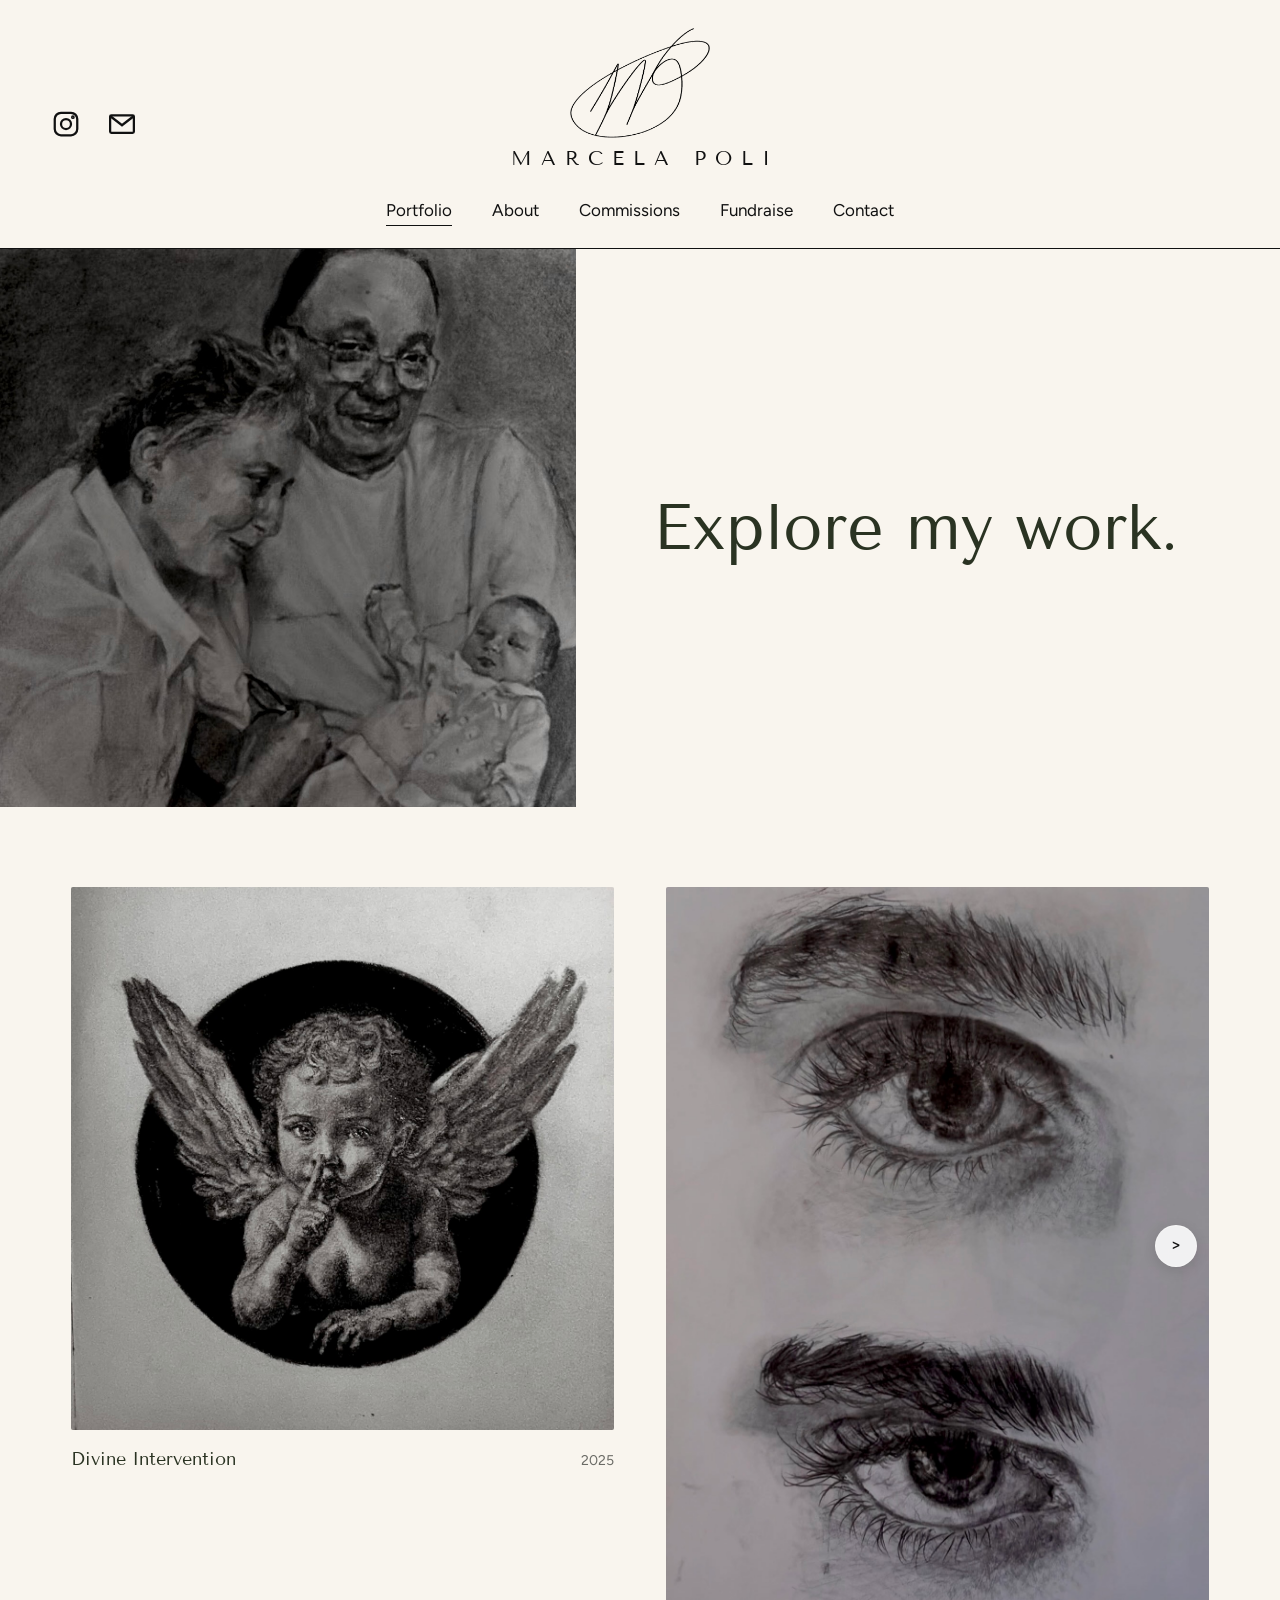
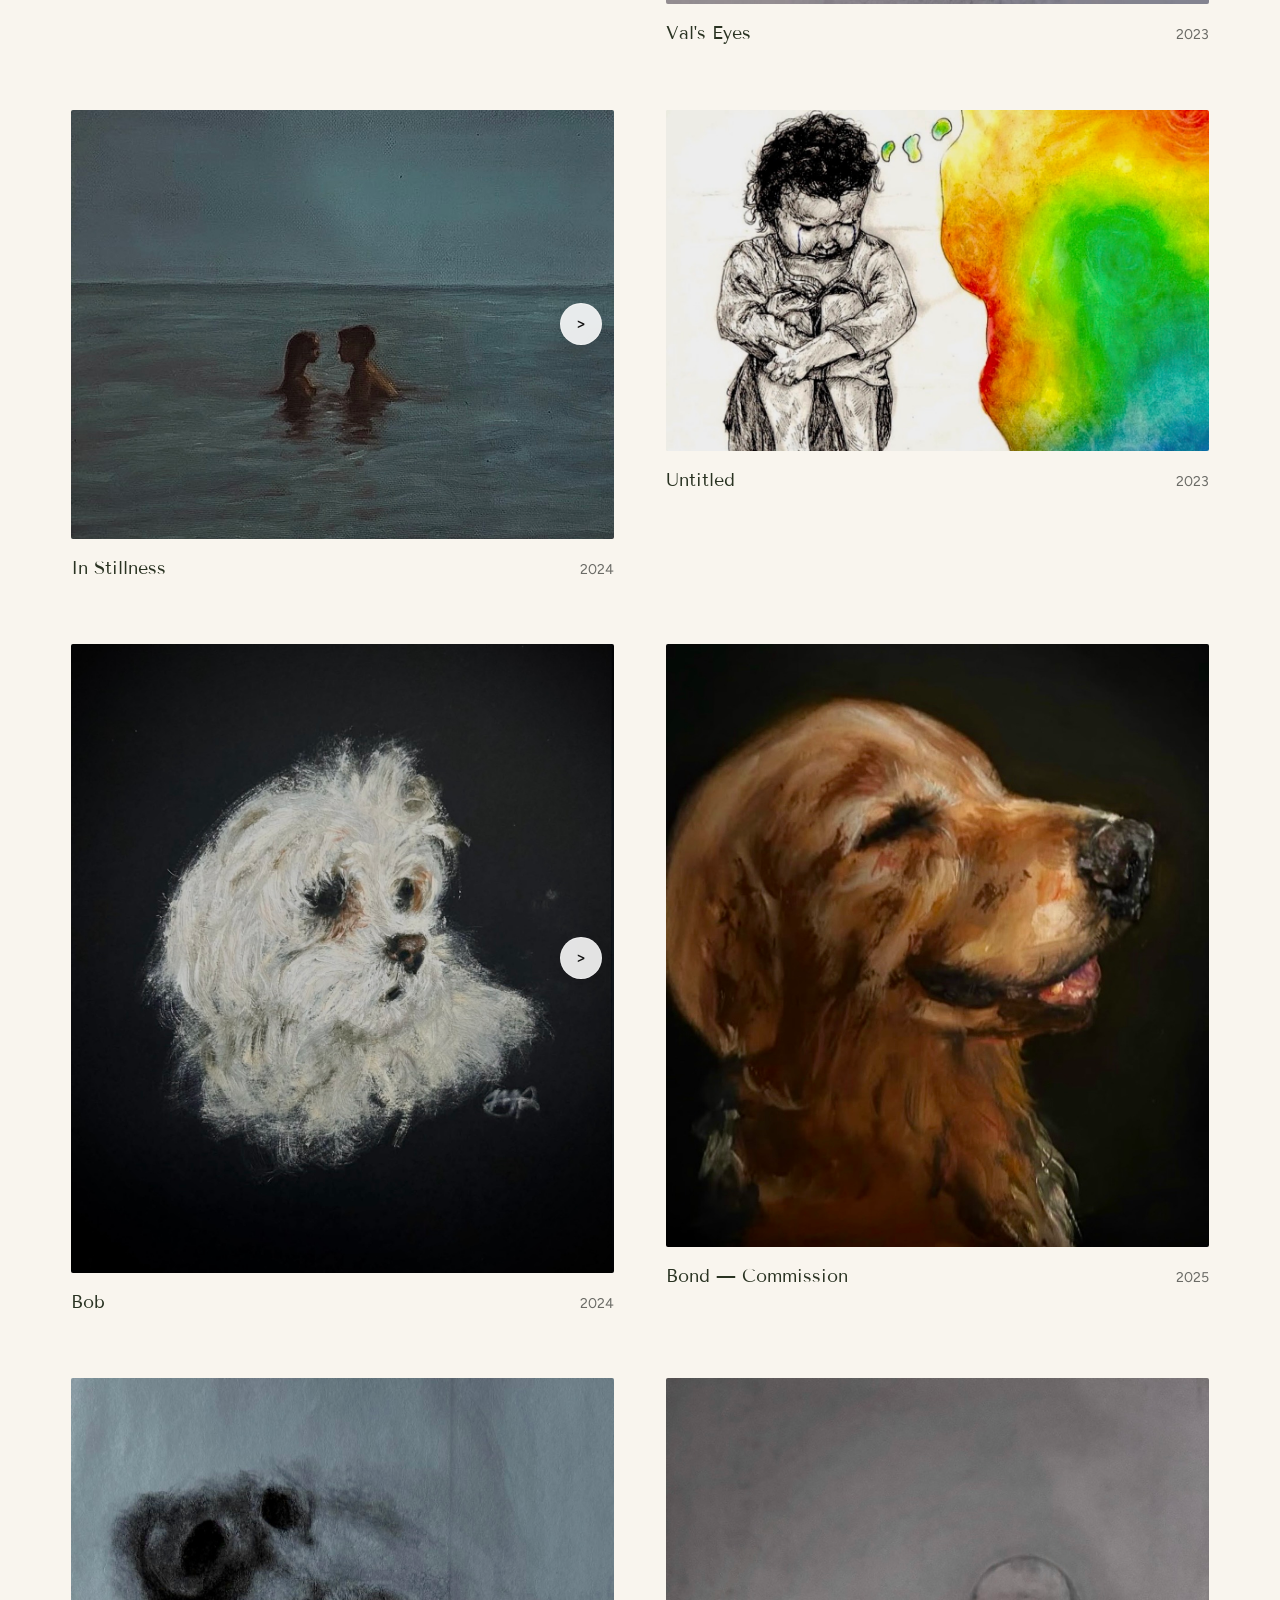
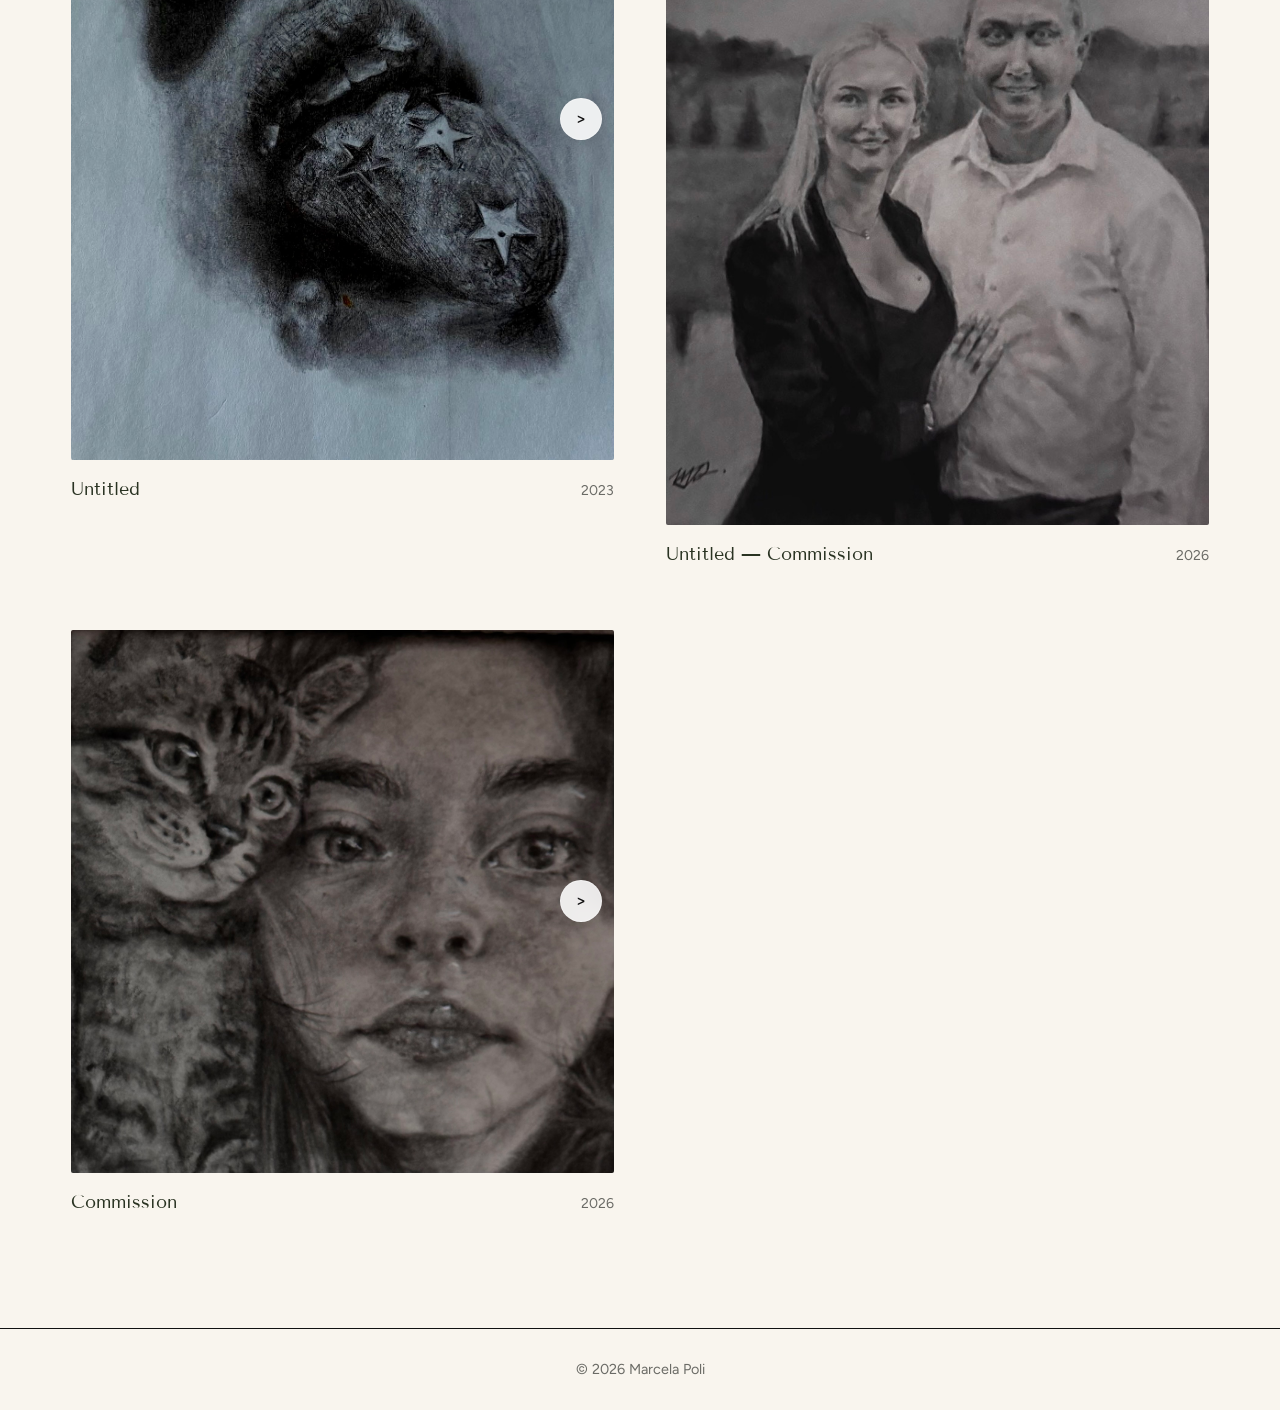
<file: index.html>
<!doctype html>
<html lang="en"><head><meta charset="utf-8">
<meta name="viewport" content="width=device-width, initial-scale=1">
<title>Portfolio — Marcela Poli</title>
<link rel="preconnect" href="https://fonts.googleapis.com">
<link href="https://fonts.googleapis.com/css2?family=Figtree:wght@400;500&family=Tenor+Sans&display=swap" rel="stylesheet">
<link rel="stylesheet" href="style.css"></head>
<body>
<header>
<div class="top">
<div class="social">
<a href="https://www.instagram.com/poliportfolio?stkn=MXZldDJ1Nmd2b3gwMA%3D%3D&utm_source=qr" aria-label="Instagram" target="_blank" rel="noopener"><svg viewBox="0 0 24 24"><rect x="3" y="3" width="18" height="18" rx="5"/><circle cx="12" cy="12" r="4"/><circle cx="17.5" cy="6.5" r=".6"/></svg></a>
<a href="mailto:marcelaspoli@gmail.com" aria-label="Email"><svg viewBox="0 0 24 24"><rect x="2.5" y="5" width="19" height="14" rx="1"/><path d="M3 6l9 7 9-7"/></svg></a>
</div>
<a class="logo" href="index.html"><img src="images/signature.png" alt="Marcela Poli signature"><span>MARCELA POLI</span></a>
<div></div>
</div>
<nav><a href="index.html" aria-current="page">Portfolio</a><a href="about.html">About</a><a href="commissions.html">Commissions</a><a href="fundraise.html">Fundraise</a><a href="contact.html">Contact</a></nav>
</header>
<main>
<section class="hero">
<img src="images/special.png" alt="Featured drawing">
<h1>Explore my work.</h1>
</section>
<section class="grid">
  <!-- 1. Divine Intervention -->
  <figure class="art-card">
    <div class="slide">
      <div class="art-media">
        <img src="images/angel.png" alt="Divine Intervention drawing" loading="lazy">
        <div class="art-overlay">
          <div class="art-details">
            <h3 class="art-name">Divine Intervention</h3>
            <div class="art-rule"></div>
            <div class="art-info-row"><span class="art-label">Materials</span><span class="art-value">Graphite &amp; Charcoal</span></div>
            <div class="art-info-row"><span class="art-label">Year</span><span class="art-value">2025</span></div>
            <div class="art-info-row"><span class="art-label">Size</span><span class="art-value">A3 (29.7 × 42 cm)</span></div>
          </div>
        </div>
      </div>
    </div>
    <figcaption><span class="cap-title">Divine Intervention</span><span class="cap-year">2025</span></figcaption>
  </figure>

  <!-- 2. Val's Eyes -->
  <figure class="art-card">
    <div class="slide" data-images="images/eyes.png,images/eye1.png,images/eye2.png">
      <div class="art-media">
        <img src="images/eyes.png" alt="Val's Eyes drawing" loading="lazy">
        <div class="art-overlay">
          <div class="art-details">
            <h3 class="art-name">Val's Eyes</h3>
            <div class="art-rule"></div>
            <div class="art-info-row"><span class="art-label">Materials</span><span class="art-value">Graphite</span></div>
            <div class="art-info-row"><span class="art-label">Year</span><span class="art-value">2023</span></div>
            <div class="art-info-row"><span class="art-label">Size</span><span class="art-value">A4 (21 × 29.7 cm)</span></div>
          </div>
        </div>
      </div>
      <button class="next" type="button" aria-label="View next image">&gt;</button>
    </div>
    <figcaption><span class="cap-title">Val's Eyes</span><span class="cap-year">2023</span></figcaption>
  </figure>

  <!-- 3. In Stillness -->
  <figure class="art-card">
    <div class="slide" data-images="images/sea.jpeg,images/sea1.png">
      <div class="art-media">
        <img src="images/sea.jpeg" alt="Sea drawing" loading="lazy">
        <div class="art-overlay">
          <div class="art-details">
            <h3 class="art-name">In Stillness</h3>
            <div class="art-rule"></div>
            <div class="art-info-row"><span class="art-label">Materials</span><span class="art-value">Oil Paint</span></div>
            <div class="art-info-row"><span class="art-label">Year</span><span class="art-value">2024</span></div>
            <div class="art-info-row"><span class="art-label">Size</span><span class="art-value">30 × 40 cm</span></div>
          </div>
        </div>
      </div>
      <button class="next" type="button" aria-label="View next image">&gt;</button>
    </div>
    <figcaption><span class="cap-title">In Stillness</span><span class="cap-year">2024</span></figcaption>
  </figure>

  <!-- 4. Untitled 2023 (Child) -->
  <figure class="art-card">
    <div class="slide">
      <div class="art-media">
        <img src="images/child.png" alt="Child drawing" loading="lazy">
        <div class="art-overlay">
          <div class="art-details">
            <h3 class="art-name">Untitled</h3>
            <div class="art-rule"></div>
            <div class="art-info-row"><span class="art-label">Materials</span><span class="art-value">Ballpoint Pen &amp; Soft Pastels</span></div>
            <div class="art-info-row"><span class="art-label">Year</span><span class="art-value">2023</span></div>
            <div class="art-info-row"><span class="art-label">Size</span><span class="art-value">A2 (42 × 59.4 cm)</span></div>
          </div>
        </div>
      </div>
    </div>
    <figcaption><span class="cap-title">Untitled</span><span class="cap-year">2023</span></figcaption>
  </figure>

  <!-- 5. Bob -->
  <figure class="art-card">
    <div class="slide" data-images="images/bob.png,images/bob1.png">
      <div class="art-media">
        <img src="images/bob.png" alt="Bob drawing" loading="lazy">
        <div class="art-overlay">
          <div class="art-details">
            <h3 class="art-name">Bob</h3>
            <div class="art-rule"></div>
            <div class="art-info-row"><span class="art-label">Materials</span><span class="art-value">Oil Paint</span></div>
            <div class="art-info-row"><span class="art-label">Year</span><span class="art-value">2024</span></div>
            <div class="art-info-row"><span class="art-label">Size</span><span class="art-value">8 × 10 cm</span></div>
          </div>
        </div>
      </div>
      <button class="next" type="button" aria-label="View next image">&gt;</button>
    </div>
    <figcaption><span class="cap-title">Bob</span><span class="cap-year">2024</span></figcaption>
  </figure>

  <!-- 6. Bond (Commission) -->
  <figure class="art-card">
    <div class="slide">
      <div class="art-media">
        <img src="images/dog.png" alt="Dog drawing" loading="lazy">
        <div class="art-overlay">
          <div class="art-details">
            <h3 class="art-name">Bond</h3>
            <div class="art-rule"></div>
            <div class="art-info-row"><span class="art-label">Materials</span><span class="art-value">Oil Paint</span></div>
            <div class="art-info-row"><span class="art-label">Year</span><span class="art-value">2025</span></div>
            <div class="art-info-row"><span class="art-label">Size</span><span class="art-value">51 × 51 cm</span></div>
          </div>
        </div>
      </div>
    </div>
    <figcaption><span class="cap-title">Bond — Commission</span><span class="cap-year">2025</span></figcaption>
  </figure>

  <!-- 7. Untitled 2023 (Stars) -->
  <figure class="art-card">
    <div class="slide" data-images="images/stars.png,images/stars1.png">
      <div class="art-media">
        <img src="images/stars.png" alt="Stars drawing" loading="lazy">
        <div class="art-overlay">
          <div class="art-details">
            <h3 class="art-name">Untitled</h3>
            <div class="art-rule"></div>
            <div class="art-info-row"><span class="art-label">Materials</span><span class="art-value">Graphite</span></div>
            <div class="art-info-row"><span class="art-label">Year</span><span class="art-value">2023</span></div>
            <div class="art-info-row"><span class="art-label">Size</span><span class="art-value">A4 (21 × 29.7 cm)</span></div>
          </div>
        </div>
      </div>
      <button class="next" type="button" aria-label="View next image">&gt;</button>
    </div>
    <figcaption><span class="cap-title">Untitled</span><span class="cap-year">2023</span></figcaption>
  </figure>

  <!-- 8. Untitled 2026 (Biruta) -->
  <figure class="art-card">
    <div class="slide">
      <div class="art-media">
        <img src="images/biruta.png" alt="Drawing" loading="lazy">
        <div class="art-overlay">
          <div class="art-details">
            <h3 class="art-name">Untitled</h3>
            <div class="art-rule"></div>
            <div class="art-info-row"><span class="art-label">Materials</span><span class="art-value">Graphite &amp; Charcoal</span></div>
            <div class="art-info-row"><span class="art-label">Year</span><span class="art-value">2026</span></div>
            <div class="art-info-row"><span class="art-label">Size</span><span class="art-value">A4 (21 × 29.7 cm)</span></div>
          </div>
        </div>
      </div>
    </div>
    <figcaption><span class="cap-title">Untitled — Commission</span><span class="cap-year">2026</span></figcaption>
  </figure>

  <!-- Lari -->
  <figure class="art-card">
    <div class="slide" data-images="images/lari.png,images/lari1.png">
      <div class="art-media">
        <img src="images/lari.png" alt="Lari drawing" loading="lazy">
        <div class="art-overlay">
          <div class="art-details">
            <h3 class="art-name">Commission</h3>
            <div class="art-rule"></div>
            <div class="art-info-row"><span class="art-label">Materials</span><span class="art-value">Graphite</span></div>
            <div class="art-info-row"><span class="art-label">Year</span><span class="art-value">2026</span></div>
            <div class="art-info-row"><span class="art-label">Size</span><span class="art-value">A6</span></div>
          </div>
        </div>
      </div>
      <button class="next" type="button" aria-label="View next image">&gt;</button>
    </div>
    <figcaption><span class="cap-title">Commission</span><span class="cap-year">2026</span></figcaption>
  </figure>

</section>
</main>
<footer>© 2026 Marcela Poli</footer>
<script>
// Multi-image slides carousel
document.querySelectorAll('.slide[data-images]').forEach(function (slide) {
  var files = slide.dataset.images.split(',');
  var img = slide.querySelector('img');
  var i = 0;
  var nextBtn = slide.querySelector('.next');
  if (nextBtn) {
    nextBtn.addEventListener('click', function (e) {
      e.stopPropagation();
      i = (i + 1) % files.length;
      img.src = files[i];
    });
  }
});

// Click on artwork to dismiss or toggle blur & details
document.querySelectorAll('.slide').forEach(function (slide) {
  slide.addEventListener('click', function (e) {
    if (e.target.closest('.next')) return; // Don't trigger on arrow button click

    // On mobile / touch devices: toggle .show-info
    if (window.matchMedia('(hover: none)').matches || e.pointerType === 'touch') {
      var wasOpen = slide.classList.contains('show-info');
      document.querySelectorAll('.slide.show-info').forEach(function (s) {
        s.classList.remove('show-info');
      });
      if (!wasOpen) {
        slide.classList.add('show-info');
      }
    } else {
      // On desktop: click toggles .hide-info to dismiss or re-show blur while hovering
      slide.classList.toggle('hide-info');
    }
  });

  // When mouse leaves the card, reset dismiss state so next hover works normally
  slide.addEventListener('mouseleave', function () {
    slide.classList.remove('hide-info');
  });
});

// Tap outside to dismiss on mobile
document.addEventListener('click', function (e) {
  if (!e.target.closest('.slide')) {
    document.querySelectorAll('.slide.show-info').forEach(function (s) {
      s.classList.remove('show-info');
    });
  }
});
</script>
</body></html>
</file>
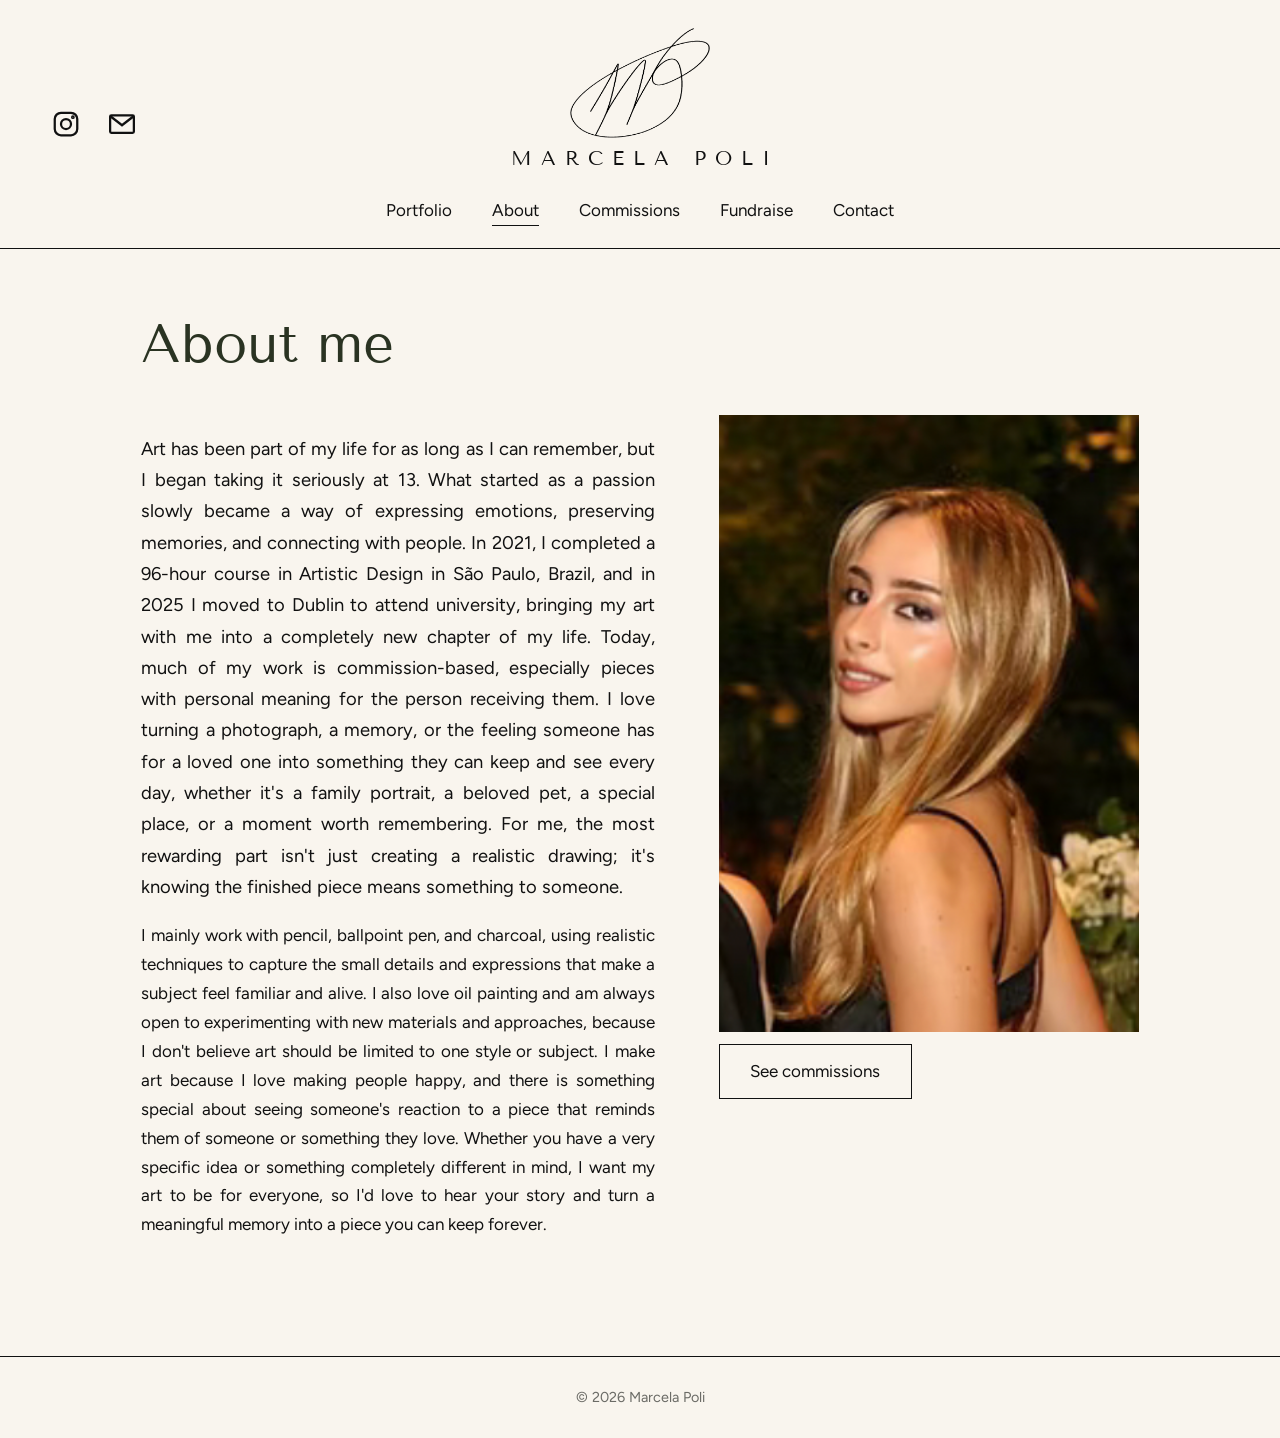
<file: about.html>
<!doctype html>
<html lang="en"><head><meta charset="utf-8">
<meta name="viewport" content="width=device-width, initial-scale=1">
<title>About — Marcela Poli</title>
<link rel="preconnect" href="https://fonts.googleapis.com">
<link href="https://fonts.googleapis.com/css2?family=Figtree:wght@400;500&family=Tenor+Sans&display=swap" rel="stylesheet">
<link rel="stylesheet" href="style.css"></head>
<body>
<header>
<div class="top">
<div class="social">
<a href="https://www.instagram.com/poliportfolio?stkn=MXZldDJ1Nmd2b3gwMA%3D%3D&utm_source=qr" aria-label="Instagram" target="_blank" rel="noopener"><svg viewBox="0 0 24 24"><rect x="3" y="3" width="18" height="18" rx="5"/><circle cx="12" cy="12" r="4"/><circle cx="17.5" cy="6.5" r=".6"/></svg></a>
<a href="mailto:marcelacspoli@gmail.com" aria-label="Email"><svg viewBox="0 0 24 24"><rect x="2.5" y="5" width="19" height="14" rx="1"/><path d="M3 6l9 7 9-7"/></svg></a>
</div>
<a class="logo" href="index.html"><img src="images/signature.png" alt="Marcela Poli signature"><span>MARCELA POLI</span></a>
<div></div>
</div>
<nav><a href="index.html">Portfolio</a><a href="about.html" aria-current="page">About</a><a href="commissions.html">Commissions</a><a href="fundraise.html">Fundraise</a><a href="contact.html">Contact</a></nav>
</header>
<main>
<div class="page"><h1>About me</h1>
<div class="two"><div>
<p class="lead">Art has been part of my life for as long as I can remember, but I began taking it seriously at 13. What started as a passion slowly became a way of expressing emotions, preserving memories, and connecting with people. In 2021, I completed a 96-hour course in Artistic Design in São Paulo, Brazil, and in 2025 I moved to Dublin to attend university, bringing my art with me into a completely new chapter of my life. Today, much of my work is commission-based, especially pieces with personal meaning for the person receiving them. I love turning a photograph, a memory, or the feeling someone has for a loved one into something they can keep and see every day, whether it's a family portrait, a beloved pet, a special place, or a moment worth remembering. For me, the most rewarding part isn't just creating a realistic drawing; it's knowing the finished piece means something to someone.</p>
<p>I mainly work with pencil, ballpoint pen, and charcoal, using realistic techniques to capture the small details and expressions that make a subject feel familiar and alive. I also love oil painting and am always open to experimenting with new materials and approaches, because I don't believe art should be limited to one style or subject. I make art because I love making people happy, and there is something special about seeing someone's reaction to a piece that reminds them of someone or something they love. Whether you have a very specific idea or something completely different in mind, I want my art to be for everyone, so I'd love to hear your story and turn a meaningful memory into a piece you can keep forever.</p>
</div>
<div class="about-image">
<img src="images/me.png" alt="Marcela">
<a class="btn" href="commissions.html">See commissions</a>
</div>
</div>
</div></div>
</main>
<footer>© 2026 Marcela Poli</footer>
</body></html>
</file>
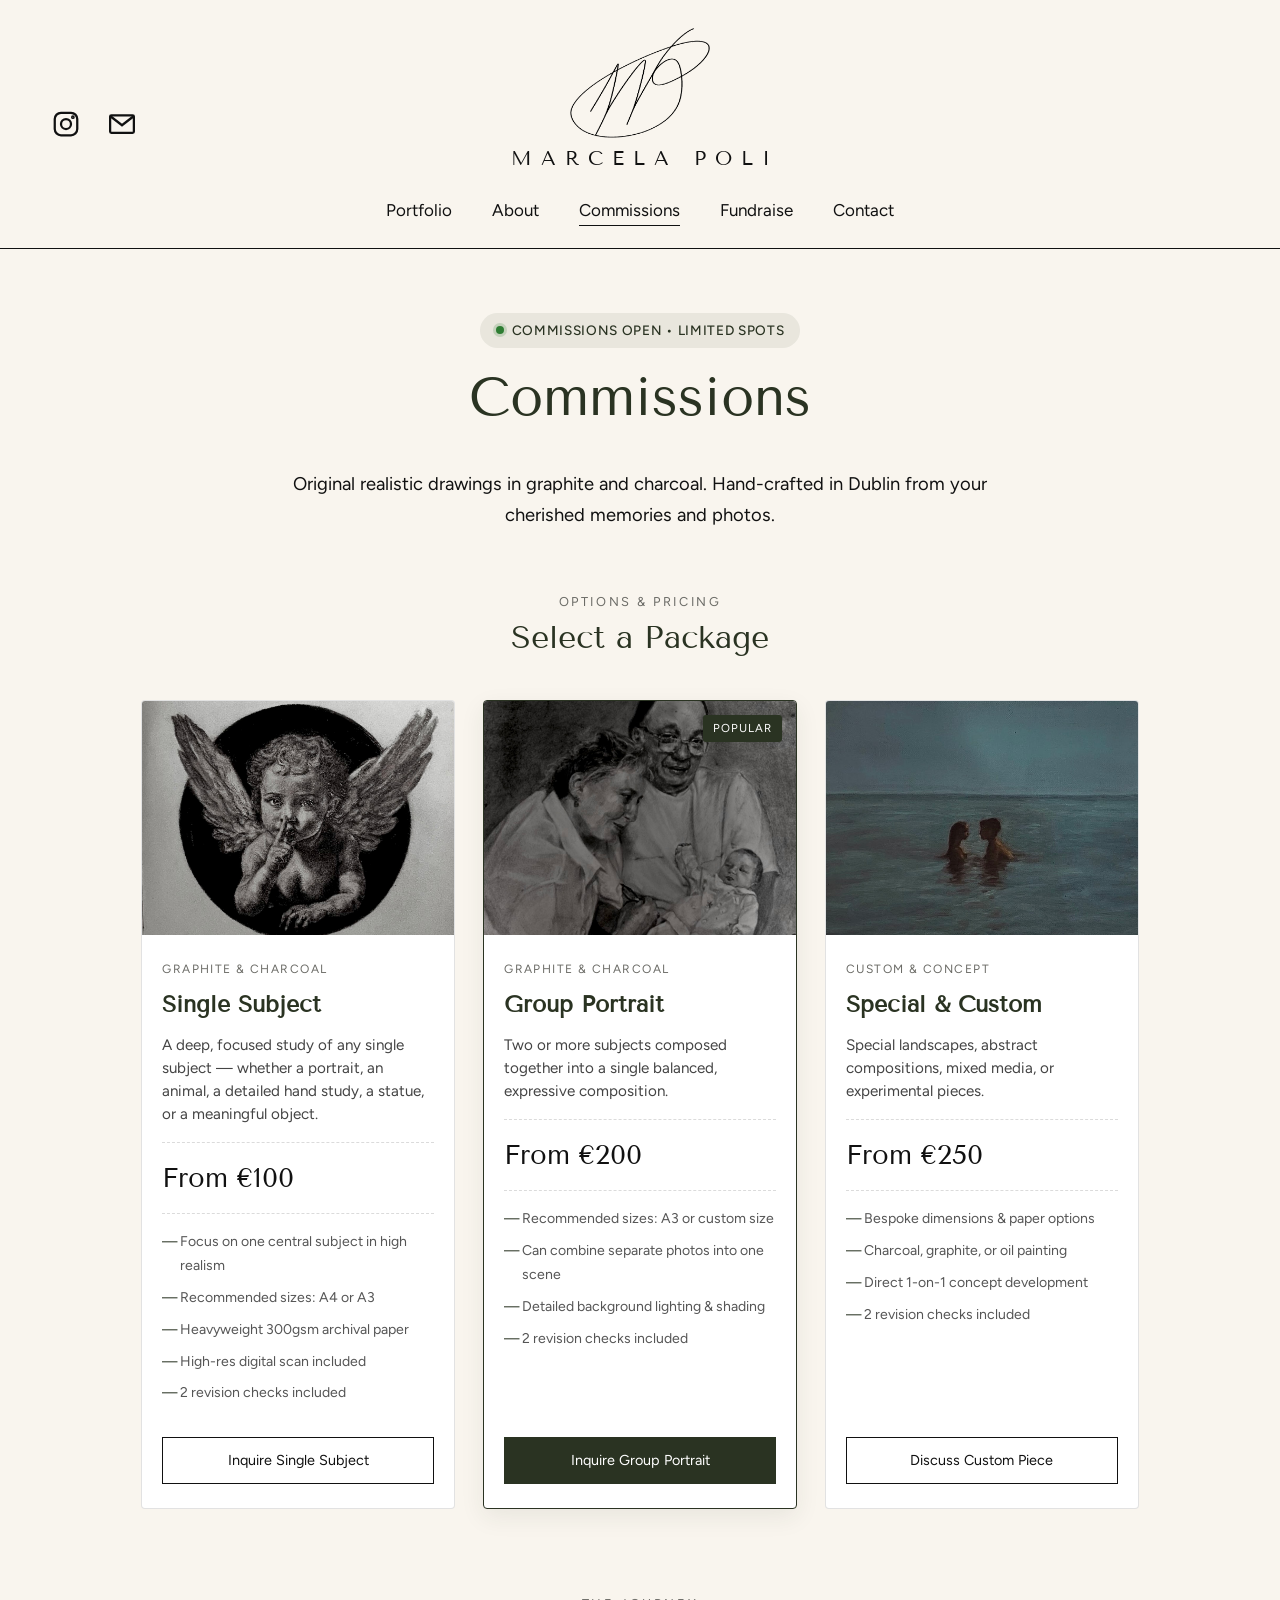
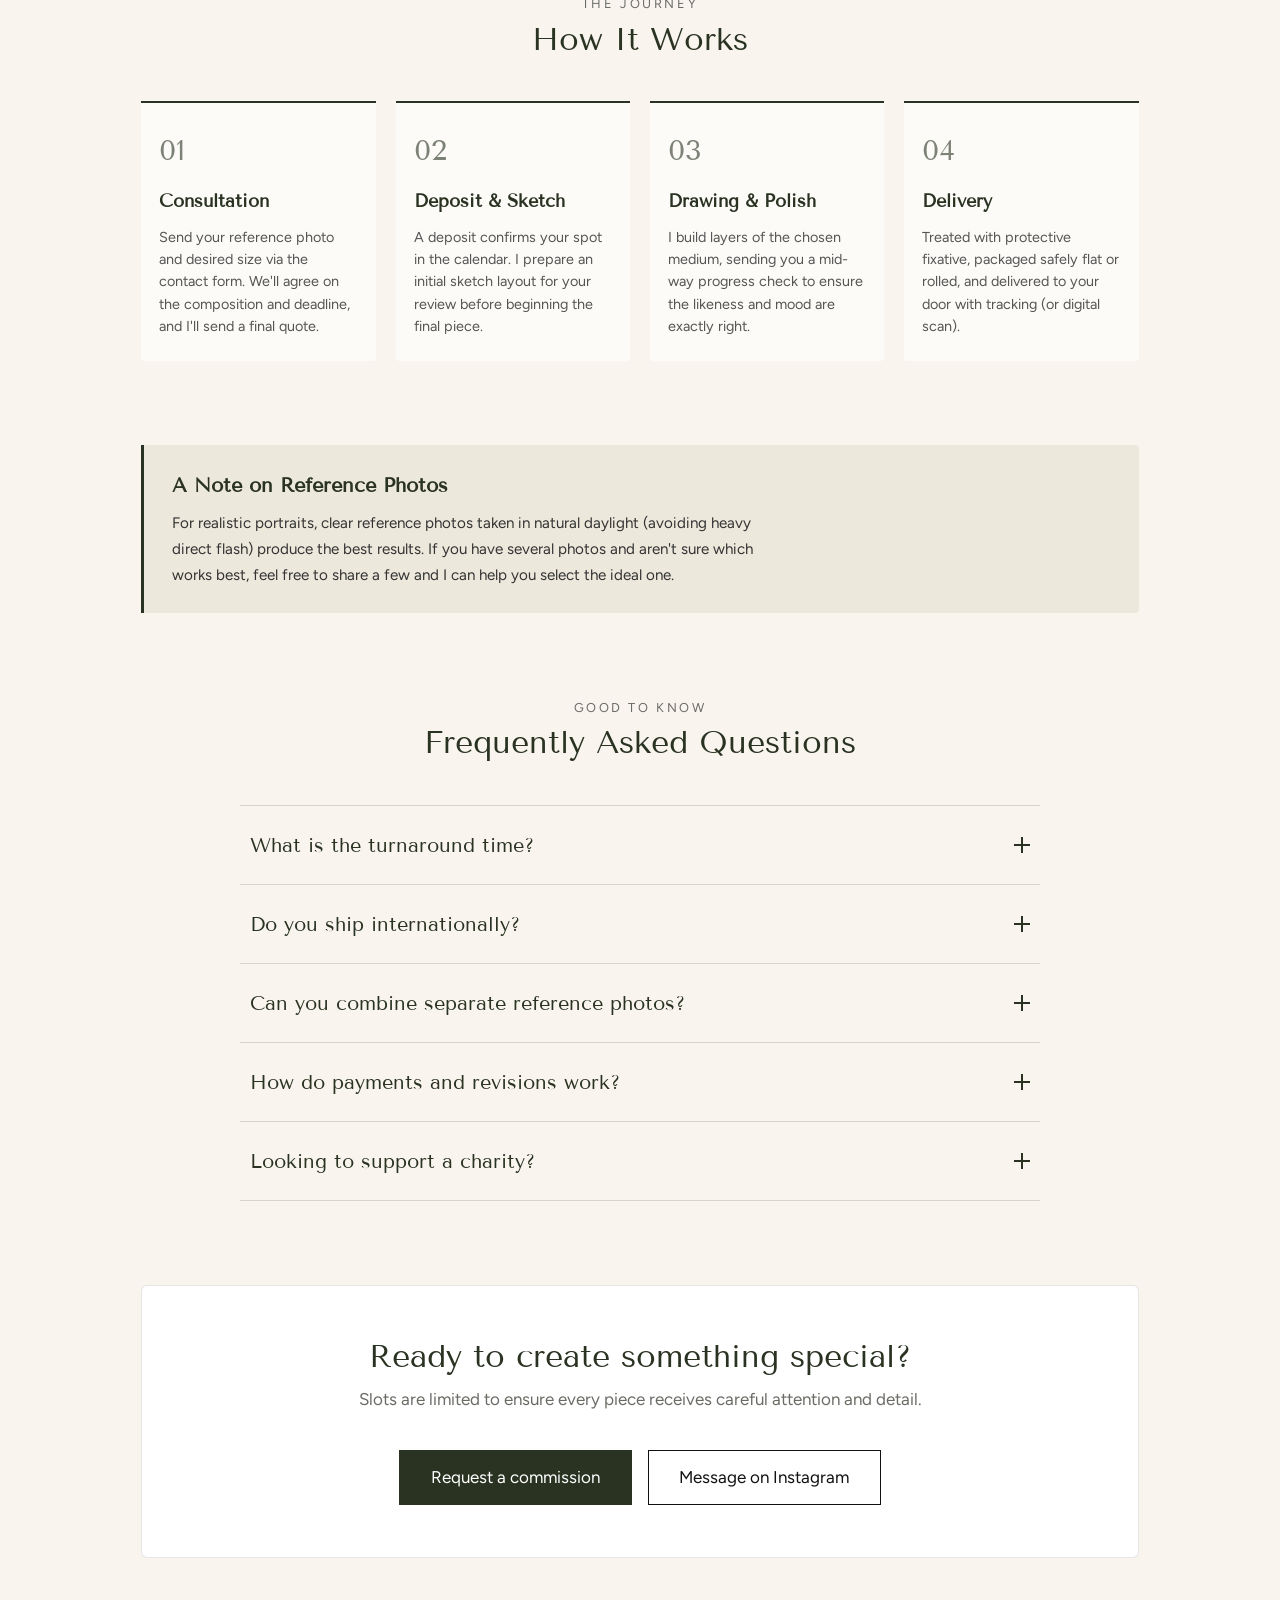
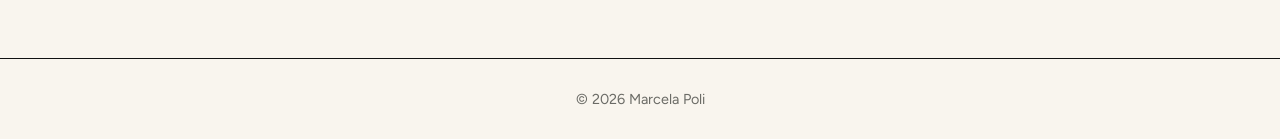
<file: commissions.html>
<!doctype html>
<html lang="en"><head><meta charset="utf-8">
<meta name="viewport" content="width=device-width, initial-scale=1">
<title>Commissions — Marcela Poli</title>
<link rel="preconnect" href="https://fonts.googleapis.com">
<link href="https://fonts.googleapis.com/css2?family=Figtree:wght@400;500&family=Tenor+Sans&display=swap" rel="stylesheet">
<link rel="stylesheet" href="style.css"></head>
<body>
<header>
<div class="top">
<div class="social">
<a href="https://www.instagram.com/poliportfolio?stkn=MXZldDJ1Nmd2b3gwMA%3D%3D&utm_source=qr" aria-label="Instagram" target="_blank" rel="noopener"><svg viewBox="0 0 24 24"><rect x="3" y="3" width="18" height="18" rx="5"/><circle cx="12" cy="12" r="4"/><circle cx="17.5" cy="6.5" r=".6"/></svg></a>
<a href="mailto:marcelacspoli@gmail.com" aria-label="Email"><svg viewBox="0 0 24 24"><rect x="2.5" y="5" width="19" height="14" rx="1"/><path d="M3 6l9 7 9-7"/></svg></a>
</div>
<a class="logo" href="index.html"><img src="images/signature.png" alt="Marcela Poli signature"><span>MARCELA POLI</span></a>
<div></div>
</div>
<nav><a href="index.html">Portfolio</a><a href="about.html">About</a><a href="commissions.html" aria-current="page">Commissions</a><a href="fundraise.html">Fundraise</a><a href="contact.html">Contact</a></nav>
</header>
<main>
  <div class="page commissions-page">
    
    <!-- Hero / Header -->
    <div class="commissions-header">
      <div class="status-badge"><span class="status-dot"></span> Commissions Open • Limited Spots</div>
      <h1>Commissions</h1>
      <p class="lead">Original realistic drawings in graphite and charcoal. Hand-crafted in Dublin from your cherished memories and photos.</p>
    </div>

    <!-- Pricing & Offerings Showcase -->
    <section class="tiers-section">
      <div class="section-title">
        <span>Options & Pricing</span>
        <h2>Select a Package</h2>
      </div>

      <div class="tier-grid">
        <!-- Tier 1 -->
        <div class="tier-card">
          <div class="tier-image">
            <img src="images/angel.png" alt="Single subject artwork (Divine Intervention)">
          </div>
          <div class="tier-content">
            <span class="tier-type">Graphite & Charcoal</span>
            <h3>Single Subject</h3>
            <p class="tier-desc">A deep, focused study of any single subject — whether a portrait, an animal, a detailed hand study, a statue, or a meaningful object.</p>
            <div class="tier-price">From €100</div>
            <ul class="tier-specs">
              <li>Focus on one central subject in high realism</li>
              <li>Recommended sizes: A4 or A3</li>
              <li>Heavyweight 300gsm archival paper</li>
              <li>High-res digital scan included</li>
              <li>2 revision checks included</li>
            </ul>
            <a class="btn btn-tier" href="contact.html">Inquire Single Subject</a>
          </div>
        </div>

        <!-- Tier 2 -->
        <div class="tier-card featured">
          <div class="featured-badge">Popular</div>
          <div class="tier-image">
            <img src="images/special.png" alt="Group portrait">
          </div>
          <div class="tier-content">
            <span class="tier-type">Graphite & Charcoal</span>
            <h3>Group Portrait</h3>
            <p class="tier-desc">Two or more subjects composed together into a single balanced, expressive composition.</p>
            <div class="tier-price">From €200</div>
            <ul class="tier-specs">
              <li>Recommended sizes: A3 or custom size</li>
              <li>Can combine separate photos into one scene</li>
              <li>Detailed background lighting & shading</li>
              <li>2 revision checks included</li>
            </ul>
            <a class="btn btn-tier btn-primary" href="contact.html">Inquire Group Portrait</a>
          </div>
        </div>

        <!-- Tier 3 -->
        <div class="tier-card">
          <div class="tier-image">
            <img src="images/sea.jpeg" alt="Custom artistic piece (In Stillness)">
          </div>
          <div class="tier-content">
            <span class="tier-type">Custom & Concept</span>
            <h3>Special & Custom</h3>
            <p class="tier-desc">Special landscapes, abstract compositions, mixed media, or experimental pieces.</p>
            <div class="tier-price">From €250</div>
            <ul class="tier-specs">
              <li>Bespoke dimensions & paper options</li>
              <li>Charcoal, graphite, or oil painting</li>
              <li>Direct 1-on-1 concept development</li>
              <li>2 revision checks included</li>
            </ul>
            <a class="btn btn-tier" href="contact.html">Discuss Custom Piece</a>
          </div>
        </div>
      </div>
    </section>

    <!-- Visual Process -->
    <section class="process-section">
      <div class="section-title">
        <span>The Journey</span>
        <h2>How It Works</h2>
      </div>

      <div class="process-steps">
        <div class="step-card">
          <span class="step-num">01</span>
          <h4>Consultation</h4>
          <p>Send your reference photo and desired size via the contact form. We'll agree on the composition and deadline, and I'll send a final quote.</p>
        </div>

        <div class="step-card">
          <span class="step-num">02</span>
          <h4>Deposit & Sketch</h4>
          <p>A deposit confirms your spot in the calendar. I prepare an initial sketch layout for your review before beginning the final piece.</p>
        </div>

        <div class="step-card">
          <span class="step-num">03</span>
          <h4>Drawing & Polish</h4>
          <p>I build layers of the chosen medium, sending you a mid-way progress check to ensure the likeness and mood are exactly right.</p>
        </div>

        <div class="step-card">
          <span class="step-num">04</span>
          <h4>Delivery</h4>
          <p>Treated with protective fixative, packaged safely flat or rolled, and delivered to your door with tracking (or digital scan).</p>
        </div>
      </div>
    </section>

    <!-- Reference Photo Guide -->
    <section class="guide-box">
      <h3>A Note on Reference Photos</h3>
      <p>For realistic portraits, clear reference photos taken in natural daylight (avoiding heavy direct flash) produce the best results. If you have several photos and aren't sure which works best, feel free to share a few and I can help you select the ideal one.</p>
    </section>

    <!-- FAQ (Interactive Accordion) -->
    <section class="faq-section">
      <div class="section-title">
        <span>Good to Know</span>
        <h2>Frequently Asked Questions</h2>
      </div>

      <div class="faq-accordion">
        <details class="faq-item">
          <summary class="faq-question">
            <span>What is the turnaround time?</span>
            <span class="faq-icon" aria-hidden="true"></span>
          </summary>
          <div class="faq-answer">
            <p>Typically 4 to 6 weeks depending on size, detail, and current queue. If you have a specific deadline (such as a birthday, wedding, or anniversary), please mention it upfront and I will do my best to accommodate your schedule.</p>
          </div>
        </details>

        <details class="faq-item">
          <summary class="faq-question">
            <span>Do you ship internationally?</span>
            <span class="faq-icon" aria-hidden="true"></span>
          </summary>
          <div class="faq-answer">
            <p>Yes, artwork is safely shipped worldwide from Dublin, Ireland. Pieces are packed flat between sturdy rigid backing boards or in heavy-duty moisture-resistant postal tubes, fully tracked until delivery.</p>
          </div>
        </details>

        <details class="faq-item">
          <summary class="faq-question">
            <span>Can you combine separate reference photos?</span>
            <span class="faq-icon" aria-hidden="true"></span>
          </summary>
          <div class="faq-answer">
            <p>Yes! If you have loved ones, pets, or subjects that were never photographed together, I can compose and balance them into a single harmonious and cohesive drawing.</p>
          </div>
        </details>

        <details class="faq-item">
          <summary class="faq-question">
            <span>How do payments and revisions work?</span>
            <span class="faq-icon" aria-hidden="true"></span>
          </summary>
          <div class="faq-answer">
            <p>A deposit confirms your spot in the calendar. I share an initial composition sketch for approval before starting final shading. During the process, 2 revision stages are included so you can share feedback and feel completely confident in the final piece.</p>
          </div>
        </details>

        <details class="faq-item">
          <summary class="faq-question">
            <span>Looking to support a charity?</span>
            <span class="faq-icon" aria-hidden="true"></span>
          </summary>
          <div class="faq-answer">
            <p>You can also commission a ballpoint pen piece where 100% of proceeds go directly to the Meningitis Research Foundation for my Kilimanjaro climb. See the <a href="fundraise.html">Fundraise</a> page for details.</p>
          </div>
        </details>
      </div>
    </section>

    <!-- Final CTA Banner -->
    <section class="cta-banner">
      <h2>Ready to create something special?</h2>
      <p>Slots are limited to ensure every piece receives careful attention and detail.</p>
      <div class="cta-actions">
        <a class="btn btn-primary" href="contact.html">Request a commission</a>
        <a class="btn" href="https://www.instagram.com/poliportfolio?stkn=MXZldDJ1Nmd2b3gwMA%3D%3D&utm_source=qr" target="_blank" rel="noopener">Message on Instagram</a>
      </div>
    </section>

  </div>
</main>
<footer>© 2026 Marcela Poli</footer>
</body></html>
</file>
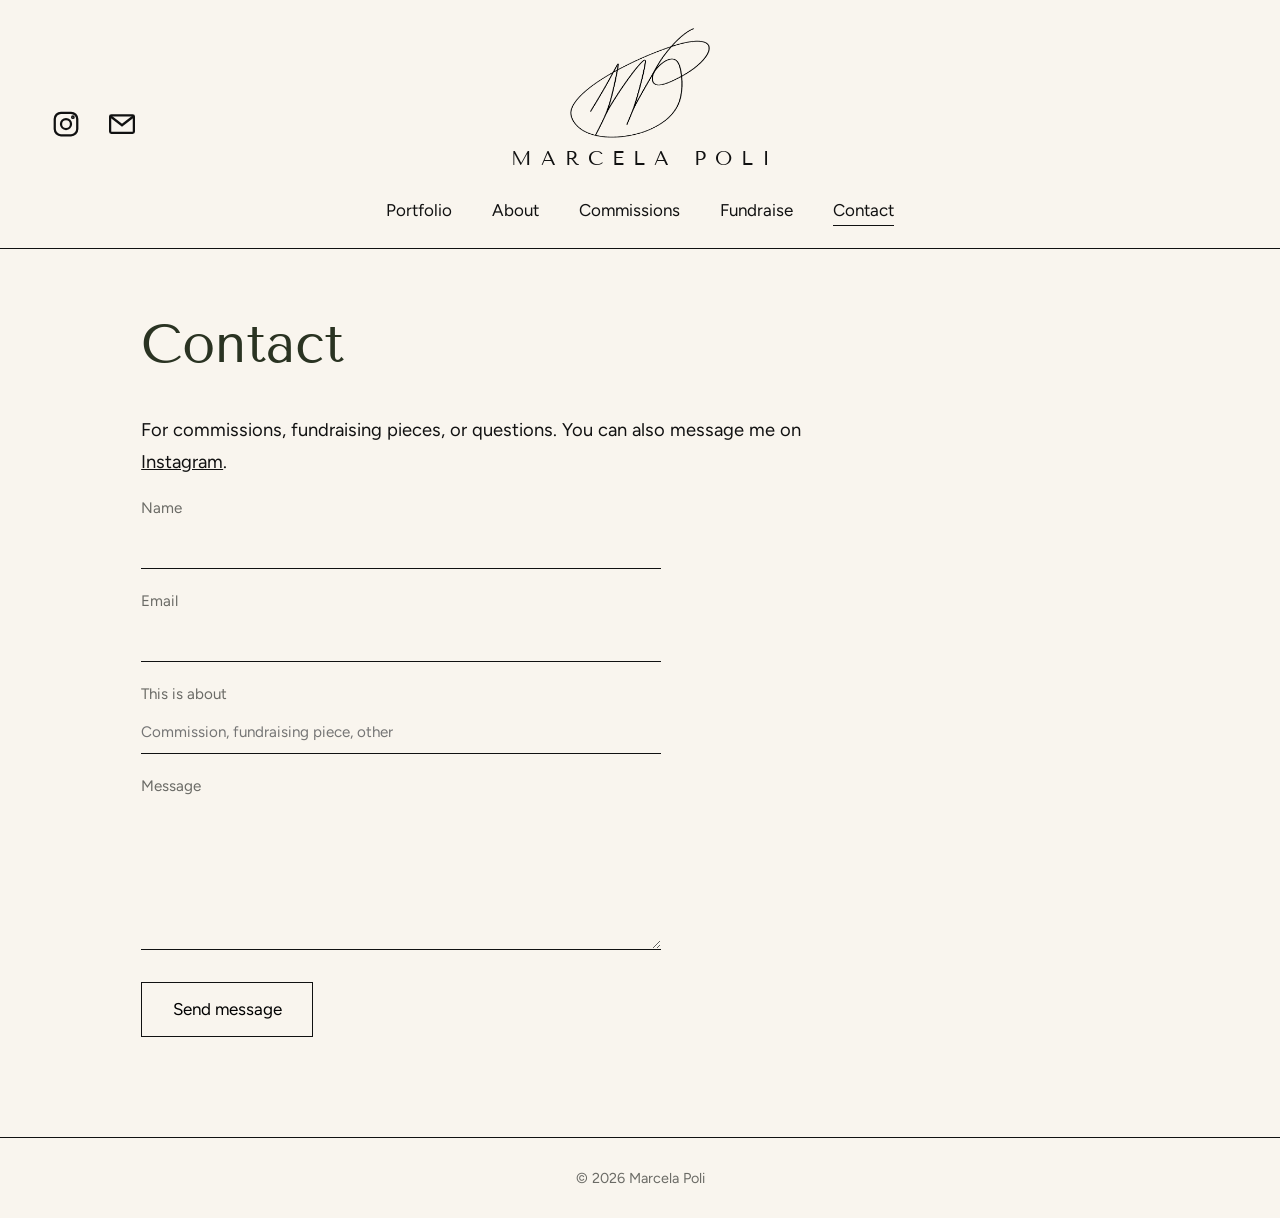
<file: contact.html>
<!doctype html>
<html lang="en"><head><meta charset="utf-8">
<meta name="viewport" content="width=device-width, initial-scale=1">
<title>Contact — Marcela Poli</title>
<link rel="preconnect" href="https://fonts.googleapis.com">
<link href="https://fonts.googleapis.com/css2?family=Figtree:wght@400;500&family=Tenor+Sans&display=swap" rel="stylesheet">
<link rel="stylesheet" href="style.css"></head>
<body>
<header>
<div class="top">
<div class="social">
<a href="https://www.instagram.com/poliportfolio?stkn=MXZldDJ1Nmd2b3gwMA%3D%3D&utm_source=qr" aria-label="Instagram" target="_blank" rel="noopener"><svg viewBox="0 0 24 24"><rect x="3" y="3" width="18" height="18" rx="5"/><circle cx="12" cy="12" r="4"/><circle cx="17.5" cy="6.5" r=".6"/></svg></a>
<a href="mailto:marcelacspoli@gmail.com" aria-label="Email"><svg viewBox="0 0 24 24"><rect x="2.5" y="5" width="19" height="14" rx="1"/><path d="M3 6l9 7 9-7"/></svg></a>
</div>
<a class="logo" href="index.html"><img src="images/signature.png" alt="Marcela Poli signature"><span>MARCELA POLI</span></a>
<div></div>
</div>
<nav><a href="index.html">Portfolio</a><a href="about.html">About</a><a href="commissions.html">Commissions</a><a href="fundraise.html">Fundraise</a><a href="contact.html" aria-current="page">Contact</a></nav>
</header>
<main>
<div class="page"><h1>Contact</h1>
<p class="lead">For commissions, fundraising pieces, or questions. You can also message me on <a href="https://www.instagram.com/poliportfolio?stkn=MXZldDJ1Nmd2b3gwMA%3D%3D&utm_source=qr">Instagram</a>.</p>
<form action="https://formspree.io/f/mqpavwnw" method="POST">
<label>Name<input name="name" required></label>
<label>Email<input type="email" name="email" required></label>
<label>This is about<input name="topic" placeholder="Commission, fundraising piece, other"></label>
<label>Message<textarea name="message" rows="5" required></textarea></label>
<button class="btn" type="submit">Send message</button>
</form></div>
</main>
<footer>© 2026 Marcela Poli</footer>
</body></html>
</file>
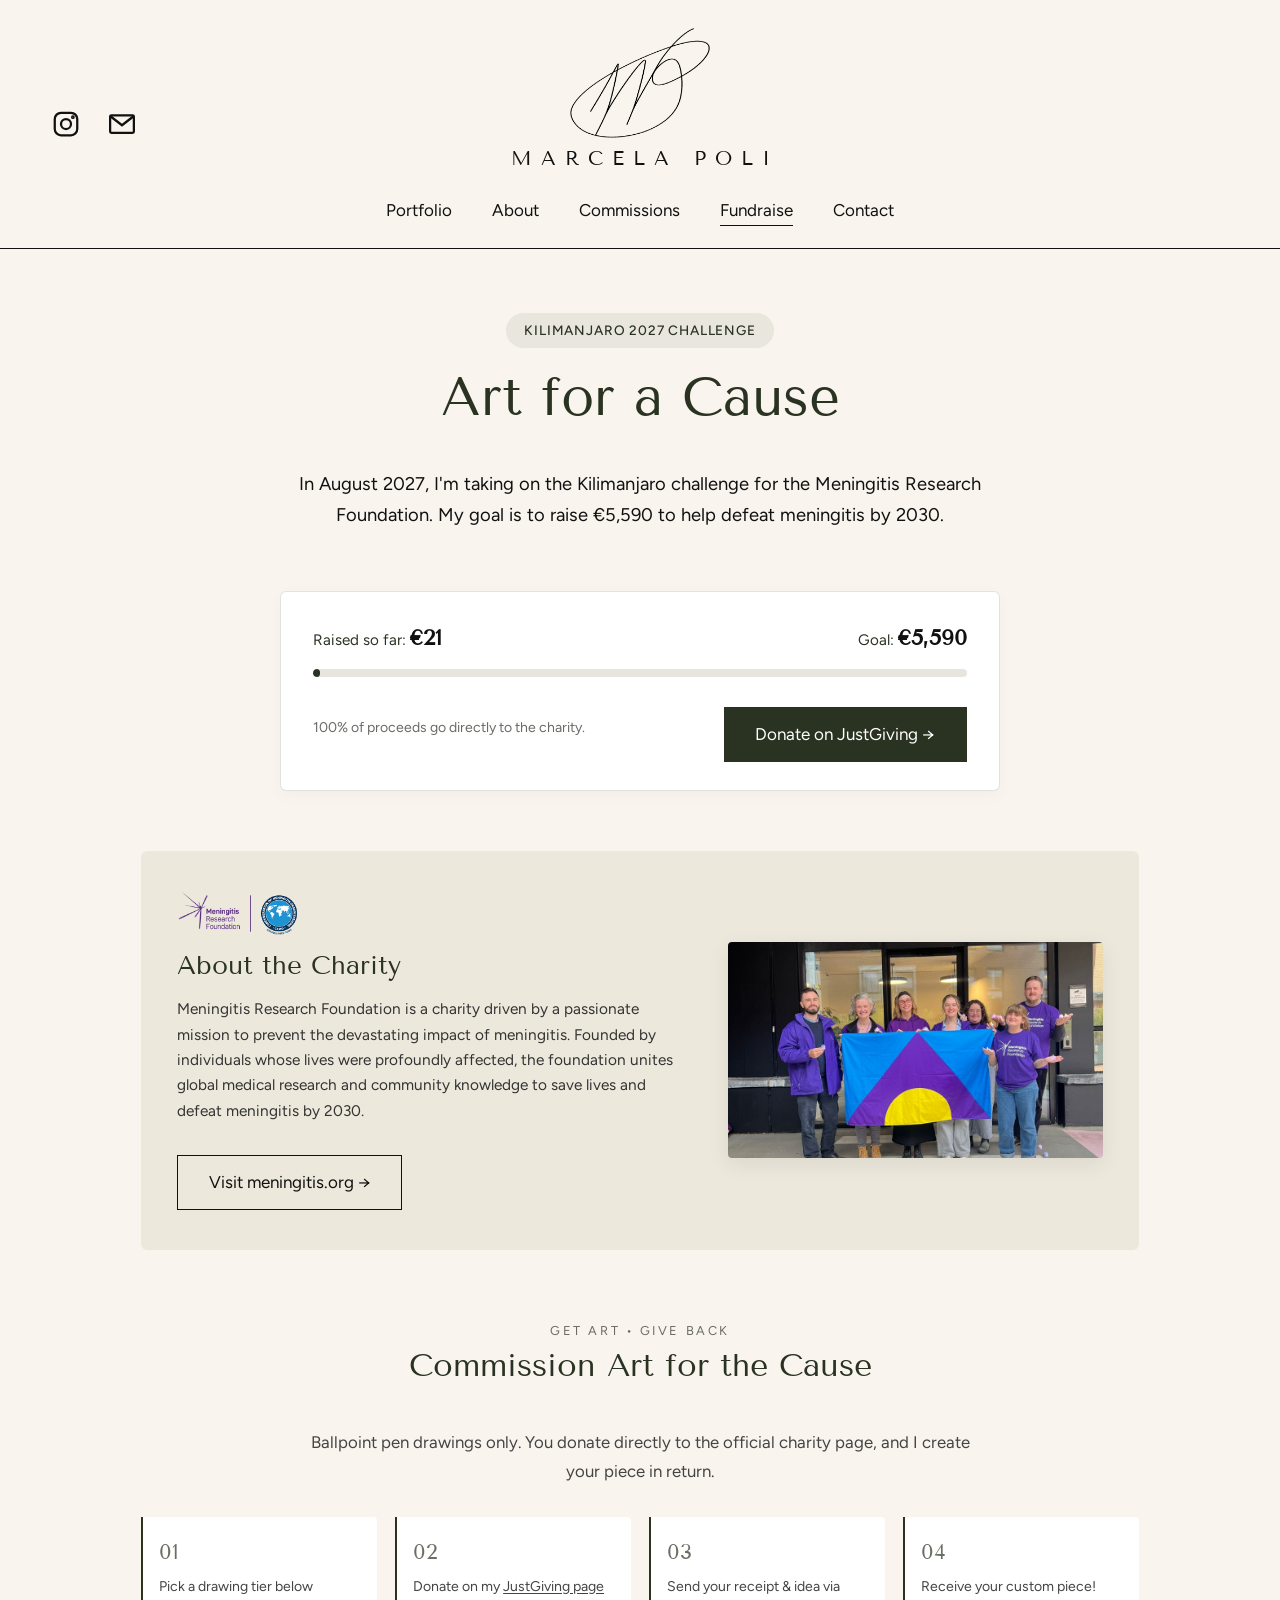
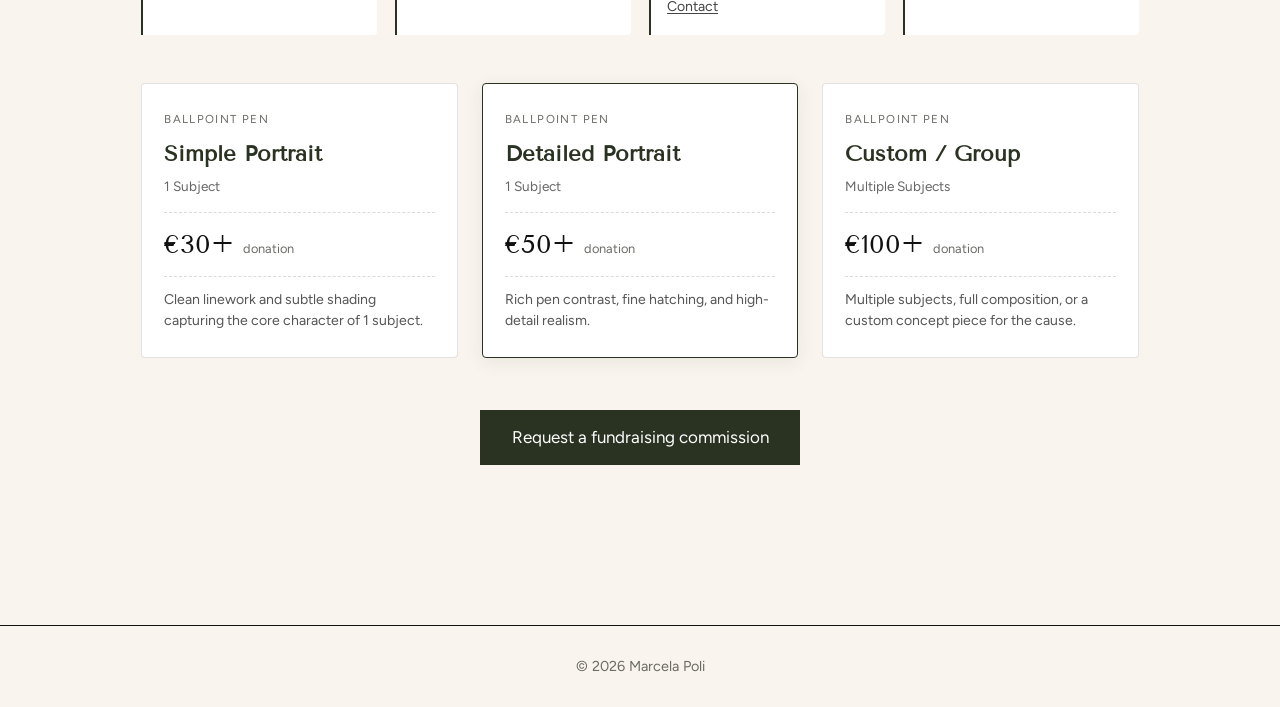
<file: fundraise.html>
<!doctype html>
<html lang="en"><head><meta charset="utf-8">
<meta name="viewport" content="width=device-width, initial-scale=1">
<title>Fundraise — Marcela Poli</title>
<link rel="preconnect" href="https://fonts.googleapis.com">
<link href="https://fonts.googleapis.com/css2?family=Figtree:wght@400;500&family=Tenor+Sans&display=swap" rel="stylesheet">
<link rel="stylesheet" href="style.css"></head>
<body>
<header>
<div class="top">
<div class="social">
<a href="https://www.instagram.com/poliportfolio?stkn=MXZldDJ1Nmd2b3gwMA%3D%3D&utm_source=qr" aria-label="Instagram" target="_blank" rel="noopener"><svg viewBox="0 0 24 24"><rect x="3" y="3" width="18" height="18" rx="5"/><circle cx="12" cy="12" r="4"/><circle cx="17.5" cy="6.5" r=".6"/></svg></a>
<a href="mailto:marcelacspoli@gmail.com" aria-label="Email"><svg viewBox="0 0 24 24"><rect x="2.5" y="5" width="19" height="14" rx="1"/><path d="M3 6l9 7 9-7"/></svg></a>
</div>
<a class="logo" href="index.html"><img src="images/signature.png" alt="Marcela Poli signature"><span>MARCELA POLI</span></a>
<div></div>
</div>
<nav><a href="index.html">Portfolio</a><a href="about.html">About</a><a href="commissions.html">Commissions</a><a href="fundraise.html" aria-current="page">Fundraise</a><a href="contact.html">Contact</a></nav>
</header>
<main>
  <div class="page fundraise-page">
    
    <header class="commissions-header">
      <div class="fundraise-badge">Kilimanjaro 2027 Challenge</div>
      <h1>Art for a Cause</h1>
      <p class="lead">In August 2027, I'm taking on the Kilimanjaro challenge for the Meningitis Research Foundation. My goal is to raise €5,590 to help defeat meningitis by 2030.</p>
    </header>

    <!-- Progress Tracker Box -->
    <div class="fundraise-progress-box">
      <div class="progress-labels">
        <span>Raised so far: <strong>€21</strong></span>
        <span>Goal: <strong>€5,590</strong></span>
      </div>
      <div class="progress-track">
        <div class="progress-fill" style="width: 1%;"></div>
      </div>
      <div class="progress-footer">
        <span class="progress-note">100% of proceeds go directly to the charity.</span>
        <a class="btn btn-primary" href="https://www.justgiving.com/page/marcela-poli-2?utm_medium=FA&utm_source=CL" target="_blank" rel="noopener">Donate on JustGiving &rarr;</a>
      </div>
    </div>

    <!-- About Charity Section with Photo & Logo -->
    <section class="charity-section">
      <div class="charity-info">
        <img class="charity-logo" src="images/mrf-logo.png" alt="Meningitis Research Foundation logo">
        <h2>About the Charity</h2>
        <p>Meningitis Research Foundation is a charity driven by a passionate mission to prevent the devastating impact of meningitis. Founded by individuals whose lives were profoundly affected, the foundation unites global medical research and community knowledge to save lives and defeat meningitis by 2030.</p>
        <a class="btn" href="https://www.meningitis.org" target="_blank" rel="noopener">Visit meningitis.org &rarr;</a>
      </div>
      <div class="charity-img-wrap">
        <img src="images/mrf-about.jpg" alt="Meningitis Research Foundation global research mission">
      </div>
    </section>

    <!-- How to Commission for the Cause -->
    <section class="cause-section">
      <div class="section-title">
        <span>Get Art • Give Back</span>
        <h2>Commission Art for the Cause</h2>
      </div>
      <p class="cause-lead">
        Ballpoint pen drawings only. You donate directly to the official charity page, and I create your piece in return.
      </p>

      <!-- 4 Simple Steps -->
      <div class="steps-simple">
        <div class="step-s">
          <span class="step-s-num">01</span>
          <p>Pick a drawing tier below</p>
        </div>
        <div class="step-s">
          <span class="step-s-num">02</span>
          <p>Donate on my <a href="https://www.justgiving.com/page/marcela-poli-2?utm_medium=FA&utm_source=CL" target="_blank" rel="noopener">JustGiving page</a></p>
        </div>
        <div class="step-s">
          <span class="step-s-num">03</span>
          <p>Send your receipt &amp; idea via <a href="contact.html">Contact</a></p>
        </div>
        <div class="step-s">
          <span class="step-s-num">04</span>
          <p>Receive your custom piece!</p>
        </div>
      </div>

      <!-- Donation / Pieces Tiers -->
      <div class="fundraise-tiers">
        <div class="fundraise-card">
          <span class="f-type">Ballpoint Pen</span>
          <h3>Simple Portrait</h3>
          <span class="f-sub">1 Subject</span>
          <div class="f-price">€30+ <span>donation</span></div>
          <p>Clean linework and subtle shading capturing the core character of 1 subject.</p>
        </div>

        <div class="fundraise-card featured">
          <span class="f-type">Ballpoint Pen</span>
          <h3>Detailed Portrait</h3>
          <span class="f-sub">1 Subject</span>
          <div class="f-price">€50+ <span>donation</span></div>
          <p>Rich pen contrast, fine hatching, and high-detail realism.</p>
        </div>

        <div class="fundraise-card">
          <span class="f-type">Ballpoint Pen</span>
          <h3>Custom / Group</h3>
          <span class="f-sub">Multiple Subjects</span>
          <div class="f-price">€100+ <span>donation</span></div>
          <p>Multiple subjects, full composition, or a custom concept piece for the cause.</p>
        </div>
      </div>

      <div class="cause-cta">
        <a class="btn btn-primary" href="contact.html">Request a fundraising commission</a>
      </div>
    </section>

  </div>
</main>
<footer>© 2026 Marcela Poli</footer>
</body></html>
</file>
<file: style.css>
:root{--ink:#111;--green:#2a3322;--muted:#6b6b66;--ph:#e8e5de}
*{box-sizing:border-box}
img{max-width:100%} 
body{margin:0;font:17px/1.7 'Figtree',system-ui,sans-serif;color:var(--ink);background:#f9f5ee}
a{color:inherit}
a:focus-visible,button:focus-visible,input:focus-visible,textarea:focus-visible{outline:2px solid var(--green);outline-offset:3px}
.top{display:grid;grid-template-columns:1fr auto 1fr;align-items:end;padding:28px 4vw 0}
.social{display:flex;gap:26px;padding-bottom:22px}
.social svg{width:30px;height:30px;stroke:var(--ink);fill:none;stroke-width:1.8}
.logo{text-align:center;text-decoration:none}
.logo img{height:110px;width:auto;display:block;margin:0 auto}
.logo span{display:block;font:1.25rem 'Tenor Sans',sans-serif;letter-spacing:.45em;padding-left:.45em;margin-top:8px}
nav{display:flex;flex-wrap:wrap;justify-content:center;gap:8px 40px;padding:26px 4vw 22px;border-bottom:1px solid var(--ink)}
nav a{text-decoration:none;border-bottom:1.5px solid transparent}
nav a:hover,nav a[aria-current]{border-color:currentColor}
.ph{background:var(--ph);aspect-ratio:4/3}
.hero{display:grid;grid-template-columns:.9fr 1.1fr}
.hero .ph{aspect-ratio:auto;min-height:62vh}
h1,h2{font-family:'Tenor Sans',sans-serif;font-weight:400;color:var(--green);line-height:1.15}
.hero h1{font-size:clamp(2.4rem,5vw,4.2rem);align-self:center;padding:0 6vw;margin:0}
.grid, .portfolio-grid{display:grid;grid-template-columns:repeat(2,1fr);gap:60px 4vw;padding:80px 4vw 110px;max-width:1240px;margin:0 auto}
figure, .art-card{margin:0;display:flex;flex-direction:column}
figcaption{padding-top:14px;display:flex;justify-content:space-between;align-items:baseline;font-family:'Tenor Sans',sans-serif;font-size:1.15rem;color:var(--green)}
figcaption .cap-year{font-family:'Figtree',system-ui,sans-serif;font-size:0.88rem;color:var(--muted)}
.page{max-width:1100px;margin:0 auto;padding:64px 4vw 100px}
.page h1{font-size:clamp(2.2rem,4.5vw,3.4rem);margin:0 0 40px}
.page h2{font-size:1.6rem;margin:48px 0 12px}
.two{display:grid;grid-template-columns:1.1fr .9fr;gap:5vw;align-items:start}
.two.reverse{grid-template-columns:.9fr 1.1fr}
.two .ph{aspect-ratio:4/5}
.about-image img{display:block;width:100%;height:auto}
.lead{font-size:1.15rem;max-width:62ch}
.two > div:first-child p{text-align:justify}
p,li{max-width:62ch}
ol{padding-left:1.3em}
.btn{display:inline-block;border:1px solid var(--ink);padding:.7em 1.8em;text-decoration:none;margin-top:12px;transition:background 0.2s, color 0.2s}
.btn:hover{background:var(--ink);color:#fff}
form{display:grid;gap:20px;max-width:520px}
label{display:grid;gap:4px;color:var(--muted);font-size:.95rem}
input,textarea{font:inherit;color:var(--ink);border:0;border-bottom:1px solid var(--ink);padding:8px 0;background:transparent}
button.btn{background:none;font:inherit;cursor:pointer;justify-self:start}
footer{border-top:1px solid var(--ink);padding:28px 4vw;text-align:center;color:var(--muted);font-size:.9rem}
@media(max-width:760px){
.top{grid-template-columns:1fr;justify-items:center}
.social{order:2;padding:14px 0 0}
.hero,.two,.two.reverse,.grid,.portfolio-grid{grid-template-columns:1fr} 
.hero .ph{min-height:40vh}
.hero h1{padding:48px 6vw}
.two > div:first-child p{text-align:left} 
.social svg{width:26px;height:26px} 
}
/* Artwork frames & Hover Blur Details */
.slide{position:relative;overflow:hidden;border-radius:2px;background:var(--ph);cursor:pointer}
.art-media{position:relative;overflow:hidden;width:100%;display:block}
.slide img{width:100%;height:auto;display:block;transition:filter 0.45s cubic-bezier(0.2, 0, 0.2, 1), transform 0.45s cubic-bezier(0.2, 0, 0.2, 1);transform-origin:center}

/* Desktop Hover (active only when not clicked to hide) */
@media (hover: hover) and (pointer: fine) {
  .slide:hover:not(.hide-info) img {
    filter: blur(6px) brightness(0.85);
    transform: scale(1.025);
  }
  .slide:hover:not(.hide-info) .art-overlay {
    opacity: 1;
    visibility: visible;
  }
  .slide:hover:not(.hide-info) .art-details {
    transform: translateY(0);
  }
}

/* Click / Tap to show info (Touch screens) */
.slide.show-info img {
  filter: blur(6px) brightness(0.85) !important;
  transform: scale(1.025) !important;
}
.slide.show-info .art-overlay {
  opacity: 1 !important;
  visibility: visible !important;
}
.slide.show-info .art-details {
  transform: translateY(0) !important;
}

/* Click to dismiss info and unblur immediately */
.slide.hide-info img {
  filter: none !important;
  transform: none !important;
}
.slide.hide-info .art-overlay {
  opacity: 0 !important;
  visibility: hidden !important;
  pointer-events: none !important;
}

/* Hover Overlay */
.art-overlay{position:absolute;inset:0;display:flex;align-items:center;justify-content:center;padding:24px;background:rgba(42,51,34,0.72);backdrop-filter:blur(4px);-webkit-backdrop-filter:blur(4px);opacity:0;visibility:hidden;transition:opacity 0.35s ease, visibility 0.35s ease;pointer-events:none}
.art-details{text-align:center;color:#fff;max-width:92%;transform:translateY(10px);transition:transform 0.35s cubic-bezier(0.2, 0, 0.2, 1)}
.art-name{font-family:'Tenor Sans',sans-serif;font-size:1.4rem;font-weight:400;letter-spacing:0.04em;margin:0 0 8px;color:#fff}
.art-rule{width:32px;height:1px;background:rgba(255,255,255,0.45);margin:0 auto 12px}
.art-info-row{margin:6px 0;font-size:0.9rem;line-height:1.35;color:rgba(255,255,255,0.92)}
.art-label{display:block;font-size:0.68rem;text-transform:uppercase;letter-spacing:0.16em;color:rgba(255,255,255,0.65);margin-bottom:2px}
.art-value{font-weight:500;letter-spacing:0.02em}

/* Multi-image next button */
.slide .next{position:absolute;top:50%;right:12px;transform:translateY(-50%);width:42px;height:42px;border:1px solid rgba(255,255,255,0.4);border-radius:50%;background:rgba(255,255,255,0.88);backdrop-filter:blur(6px);color:var(--ink);font:inherit;font-size:1.2rem;cursor:pointer;z-index:10;pointer-events:auto;display:flex;align-items:center;justify-content:center;transition:background 0.2s, transform 0.2s, box-shadow 0.2s;box-shadow:0 4px 14px rgba(0,0,0,0.12)}
.slide .next:hover{background:#fff;transform:translateY(-50%) scale(1.08);box-shadow:0 6px 18px rgba(0,0,0,0.18)}

/* Hero image */
.hero img{width:100%;height:100%;min-height:62vh;max-height:80vh;object-fit:cover;display:block}

.commissions-header {
  text-align: center;
  margin-bottom: 60px;
}
.commissions-header .lead {
  margin: 0 auto;
}
/* Status Pill */
.status-badge {
  display: inline-flex;
  align-items: center;
  gap: 8px;
  background: rgba(42, 51, 34, 0.08);
  color: var(--green);
  padding: 6px 16px;
  border-radius: 999px;
  font-size: 0.85rem;
  font-weight: 500;
  letter-spacing: 0.05em;
  text-transform: uppercase;
  margin-bottom: 18px;
}
.status-dot {
  width: 8px;
  height: 8px;
  background: #2e7d32;
  border-radius: 50%;
  box-shadow: 0 0 0 3px rgba(46, 125, 50, 0.2);
  display: inline-block;
}
/* Section Headings */
.section-title {
  text-align: center;
  margin-bottom: 44px;
}
.section-title span {
  display: block;
  font-size: 0.8rem;
  letter-spacing: 0.2em;
  text-transform: uppercase;
  color: var(--muted);
  margin-bottom: 6px;
}
.section-title h2 {
  font-size: 2rem;
  margin: 0;
}
/* Tiers Grid */
.tier-grid {
  display: grid;
  grid-template-columns: repeat(3, 1fr);
  gap: 28px;
  margin-bottom: 84px;
}
.tier-card {
  background: #fff;
  border: 1px solid rgba(17, 17, 17, 0.12);
  border-radius: 4px;
  overflow: hidden;
  display: flex;
  flex-direction: column;
  transition: transform 0.25s ease, box-shadow 0.25s ease;
  position: relative;
}
.tier-card:hover {
  transform: translateY(-4px);
  box-shadow: 0 16px 32px rgba(0, 0, 0, 0.06);
}
.tier-card.featured {
  border-color: var(--green);
  box-shadow: 0 8px 24px rgba(42, 51, 34, 0.08);
}
.featured-badge {
  position: absolute;
  top: 14px;
  right: 14px;
  background: var(--green);
  color: #fff;
  font-size: 0.72rem;
  letter-spacing: 0.08em;
  padding: 4px 10px;
  border-radius: 3px;
  text-transform: uppercase;
  z-index: 2;
}
.tier-image {
  aspect-ratio: 4/3;
  overflow: hidden;
  background: var(--ph);
}
.tier-image img {
  width: 100%;
  height: 100%;
  object-fit: cover;
  display: block;
  transition: transform 0.4s ease;
}
.tier-card:hover .tier-image img {
  transform: scale(1.03);
}
.tier-content {
  padding: 24px 20px;
  display: flex;
  flex-direction: column;
  flex: 1;
}
.tier-type {
  font-size: 0.75rem;
  letter-spacing: 0.12em;
  text-transform: uppercase;
  color: var(--muted);
}
.tier-content h3 {
  font-family: 'Tenor Sans', sans-serif;
  font-size: 1.45rem;
  margin: 6px 0 10px;
  color: var(--green);
}
.tier-desc {
  font-size: 0.95rem;
  color: #444;
  line-height: 1.5;
  margin: 0 0 16px;
}
.tier-price {
  font-family: 'Tenor Sans', sans-serif;
  font-size: 1.7rem;
  color: var(--ink);
  padding: 12px 0;
  border-top: 1px dashed rgba(17, 17, 17, 0.15);
  border-bottom: 1px dashed rgba(17, 17, 17, 0.15);
  margin-bottom: 16px;
}
.tier-specs {
  list-style: none;
  padding: 0;
  margin: 0 0 24px;
  flex: 1;
}
.tier-specs li {
  font-size: 0.88rem;
  color: #555;
  margin-bottom: 8px;
  position: relative;
  padding-left: 18px;
}
.tier-specs li::before {
  content: "—";
  position: absolute;
  left: 0;
  color: var(--green);
}
.btn-tier {
  text-align: center;
  margin-top: auto;
  font-size: 0.9rem;
  padding: 10px 16px;
}
.btn-primary {
  background: var(--green);
  color: #fff !important;
  border-color: var(--green);
}
.btn-primary:hover {
  background: var(--ink);
  border-color: var(--ink);
}
/* Process Section */
.process-section {
  margin-bottom: 84px;
}
.process-steps {
  display: grid;
  grid-template-columns: repeat(4, 1fr);
  gap: 20px;
}
.step-card {
  background: rgba(255, 255, 255, 0.6);
  padding: 24px 18px;
  border-top: 2px solid var(--green);
  border-radius: 0 0 4px 4px;
}
.step-num {
  font-family: 'Tenor Sans', sans-serif;
  font-size: 1.8rem;
  color: var(--green);
  opacity: 0.6;
  display: block;
  margin-bottom: 10px;
}
.step-card h4 {
  font-family: 'Tenor Sans', sans-serif;
  font-size: 1.15rem;
  margin: 0 0 8px;
  color: var(--green);
}
.step-card p {
  font-size: 0.9rem;
  line-height: 1.55;
  color: #555;
  margin: 0;
}
/* Reference Guide Box */
.guide-box {
  background: #ede8dc;
  border-left: 3px solid var(--green);
  padding: 24px 28px;
  margin-bottom: 84px;
  border-radius: 0 4px 4px 0;
}
.guide-box h3 {
  font-family: 'Tenor Sans', sans-serif;
  margin: 0 0 8px;
  color: var(--green);
}
.guide-box p {
  margin: 0;
  font-size: 0.95rem;
  color: #333;
}
/* FAQ Accordion (Interactive) */
.faq-accordion {
  max-width: 800px;
  margin: 0 auto 84px;
  border-top: 1px solid rgba(17, 17, 17, 0.15);
}

.faq-item {
  border-bottom: 1px solid rgba(17, 17, 17, 0.15);
  background: transparent;
  transition: background-color 0.2s ease;
}

.faq-question {
  display: flex;
  justify-content: space-between;
  align-items: center;
  padding: 22px 10px;
  font-family: 'Tenor Sans', sans-serif;
  font-size: 1.25rem;
  color: var(--green);
  cursor: pointer;
  list-style: none;
  user-select: none;
}

.faq-question::-webkit-details-marker {
  display: none;
}

.faq-question:hover {
  color: var(--ink);
}

/* Custom +/- Icon */
.faq-icon {
  position: relative;
  width: 16px;
  height: 16px;
  flex-shrink: 0;
  margin-left: 18px;
}

.faq-icon::before,
.faq-icon::after {
  content: "";
  position: absolute;
  background-color: var(--green);
  transition: transform 0.25s ease, opacity 0.25s ease;
}

.faq-icon::before {
  top: 7px;
  left: 0;
  width: 16px;
  height: 2px;
}

.faq-icon::after {
  top: 0;
  left: 7px;
  width: 2px;
  height: 16px;
}

/* When open, rotate vertical bar out to become minus */
.faq-item[open] .faq-icon::after {
  transform: rotate(90deg);
  opacity: 0;
}

.faq-item[open] .faq-question {
  color: var(--ink);
}

.faq-answer {
  padding: 0 10px 24px;
  animation: faqFadeIn 0.3s ease;
}

.faq-answer p {
  font-size: 0.96rem;
  color: #444;
  line-height: 1.65;
  margin: 0;
}

@keyframes faqFadeIn {
  from {
    opacity: 0;
    transform: translateY(-4px);
  }
  to {
    opacity: 1;
    transform: translateY(0);
  }
}
/* CTA Banner */
.cta-banner {
  text-align: center;
  background: #fff;
  border: 1px solid rgba(17, 17, 17, 0.1);
  padding: 52px 24px;
  border-radius: 6px;
}
.cta-banner h2 {
  font-size: 2rem;
  margin: 0 0 10px;
}
.cta-banner p {
  margin: 0 auto 24px;
  color: var(--muted);
}
.cta-actions {
  display: flex;
  gap: 16px;
  justify-content: center;
  flex-wrap: wrap;
}
/* Mobile Responsiveness */
@media (max-width: 900px) {
  .tier-grid {
    grid-template-columns: 1fr;
    max-width: 440px;
    margin: 0 auto 60px;
  }
  .process-steps {
    grid-template-columns: 1fr 1fr;
    gap: 18px;
  }

}
@media (max-width: 600px) {
  .process-steps {
    grid-template-columns: 1fr;
  }
}

/* =========================================
   Fundraise Page Styling
   ========================================= */

.fundraise-badge {
  display: inline-flex;
  align-items: center;
  background: rgba(42, 51, 34, 0.08);
  color: var(--green);
  padding: 6px 18px;
  border-radius: 999px;
  font-size: 0.85rem;
  font-weight: 500;
  letter-spacing: 0.06em;
  text-transform: uppercase;
  margin-bottom: 18px;
}

/* Progress Tracker Box */
.fundraise-progress-box {
  background: #fff;
  border: 1px solid rgba(17, 17, 17, 0.12);
  border-radius: 6px;
  padding: 28px 32px;
  margin: 0 auto 60px;
  max-width: 720px;
  box-shadow: 0 4px 16px rgba(0, 0, 0, 0.03);
}

.progress-labels {
  display: flex;
  justify-content: space-between;
  align-items: baseline;
  font-size: 0.95rem;
  color: var(--green);
  margin-bottom: 12px;
}

.progress-labels strong {
  font-family: 'Tenor Sans', sans-serif;
  font-size: 1.35rem;
  color: var(--ink);
}

.progress-track {
  width: 100%;
  height: 8px;
  background: var(--ph);
  border-radius: 999px;
  overflow: hidden;
  margin-bottom: 18px;
}

.progress-fill {
  height: 100%;
  background: var(--green);
  border-radius: 999px;
  min-width: 6px;
}

.progress-footer {
  display: flex;
  justify-content: space-between;
  align-items: center;
  flex-wrap: wrap;
  gap: 14px;
}

.progress-note {
  font-size: 0.88rem;
  color: var(--muted);
}

/* Charity Section */
.charity-section {
  display: grid;
  grid-template-columns: 1.15fr 0.85fr;
  gap: 44px;
  align-items: center;
  background: #ede8dc;
  border-radius: 6px;
  padding: 40px 36px;
  margin-bottom: 70px;
}

.charity-logo {
  height: 44px;
  width: auto;
  margin-bottom: 16px;
  display: block;
}

.charity-info h2 {
  font-size: 1.65rem;
  margin: 0 0 12px;
  color: var(--green);
}

.charity-info p {
  font-size: 0.96rem;
  line-height: 1.65;
  color: #333;
  margin-bottom: 20px;
}

.charity-img-wrap {
  border-radius: 4px;
  overflow: hidden;
  box-shadow: 0 6px 22px rgba(0, 0, 0, 0.08);
  background: var(--ph);
}

.charity-img-wrap img {
  width: 100%;
  height: auto;
  display: block;
}

/* Cause Tiers & Steps */
.cause-section {
  margin-bottom: 60px;
}

.cause-lead {
  text-align: center;
  max-width: 60ch;
  margin: 0 auto 32px;
  color: #444;
  font-size: 1.05rem;
}

.steps-simple {
  display: grid;
  grid-template-columns: repeat(4, 1fr);
  gap: 18px;
  margin-bottom: 48px;
}

.step-s {
  background: #fff;
  border-left: 2px solid var(--green);
  padding: 18px 16px;
  border-radius: 0 4px 4px 0;
}

.step-s-num {
  font-family: 'Tenor Sans', sans-serif;
  font-size: 1.3rem;
  color: var(--green);
  opacity: 0.7;
  display: block;
  margin-bottom: 6px;
}

.step-s p {
  font-size: 0.88rem;
  color: #444;
  line-height: 1.45;
  margin: 0;
}

.step-s a {
  text-decoration: underline;
  text-underline-offset: 2px;
}

.fundraise-tiers {
  display: grid;
  grid-template-columns: repeat(3, 1fr);
  gap: 24px;
  margin-bottom: 40px;
}

.fundraise-card {
  background: #fff;
  border: 1px solid rgba(17, 17, 17, 0.12);
  border-radius: 4px;
  padding: 26px 22px;
  display: flex;
  flex-direction: column;
  transition: transform 0.2s ease, box-shadow 0.2s ease;
}

.fundraise-card:hover {
  transform: translateY(-3px);
  box-shadow: 0 12px 24px rgba(0, 0, 0, 0.06);
}

.fundraise-card.featured {
  border-color: var(--green);
  box-shadow: 0 4px 18px rgba(42, 51, 34, 0.08);
}

.f-type {
  font-size: 0.72rem;
  text-transform: uppercase;
  letter-spacing: 0.12em;
  color: var(--muted);
}

.fundraise-card h3 {
  font-family: 'Tenor Sans', sans-serif;
  font-size: 1.35rem;
  margin: 6px 0 2px;
  color: var(--green);
}

.f-sub {
  font-size: 0.85rem;
  color: #666;
  margin-bottom: 14px;
  display: block;
}

.f-price {
  font-family: 'Tenor Sans', sans-serif;
  font-size: 1.6rem;
  color: var(--ink);
  padding: 10px 0;
  border-top: 1px dashed rgba(17, 17, 17, 0.15);
  border-bottom: 1px dashed rgba(17, 17, 17, 0.15);
  margin-bottom: 12px;
}

.f-price span {
  font-size: 0.8rem;
  font-family: 'Figtree', sans-serif;
  color: var(--muted);
}

.fundraise-card p {
  font-size: 0.88rem;
  color: #555;
  line-height: 1.5;
  margin: 0;
}

.cause-cta {
  text-align: center;
  margin-top: 16px;
}

@media (max-width: 820px) {
  .charity-section {
    grid-template-columns: 1fr;
    padding: 28px 22px;
  }
  .fundraise-tiers {
    grid-template-columns: 1fr;
    max-width: 420px;
    margin: 0 auto 36px;
  }
  .steps-simple {
    grid-template-columns: 1fr 1fr;
  }
}

@media (max-width: 540px) {
  .steps-simple {
    grid-template-columns: 1fr;
  }
}
</file>
